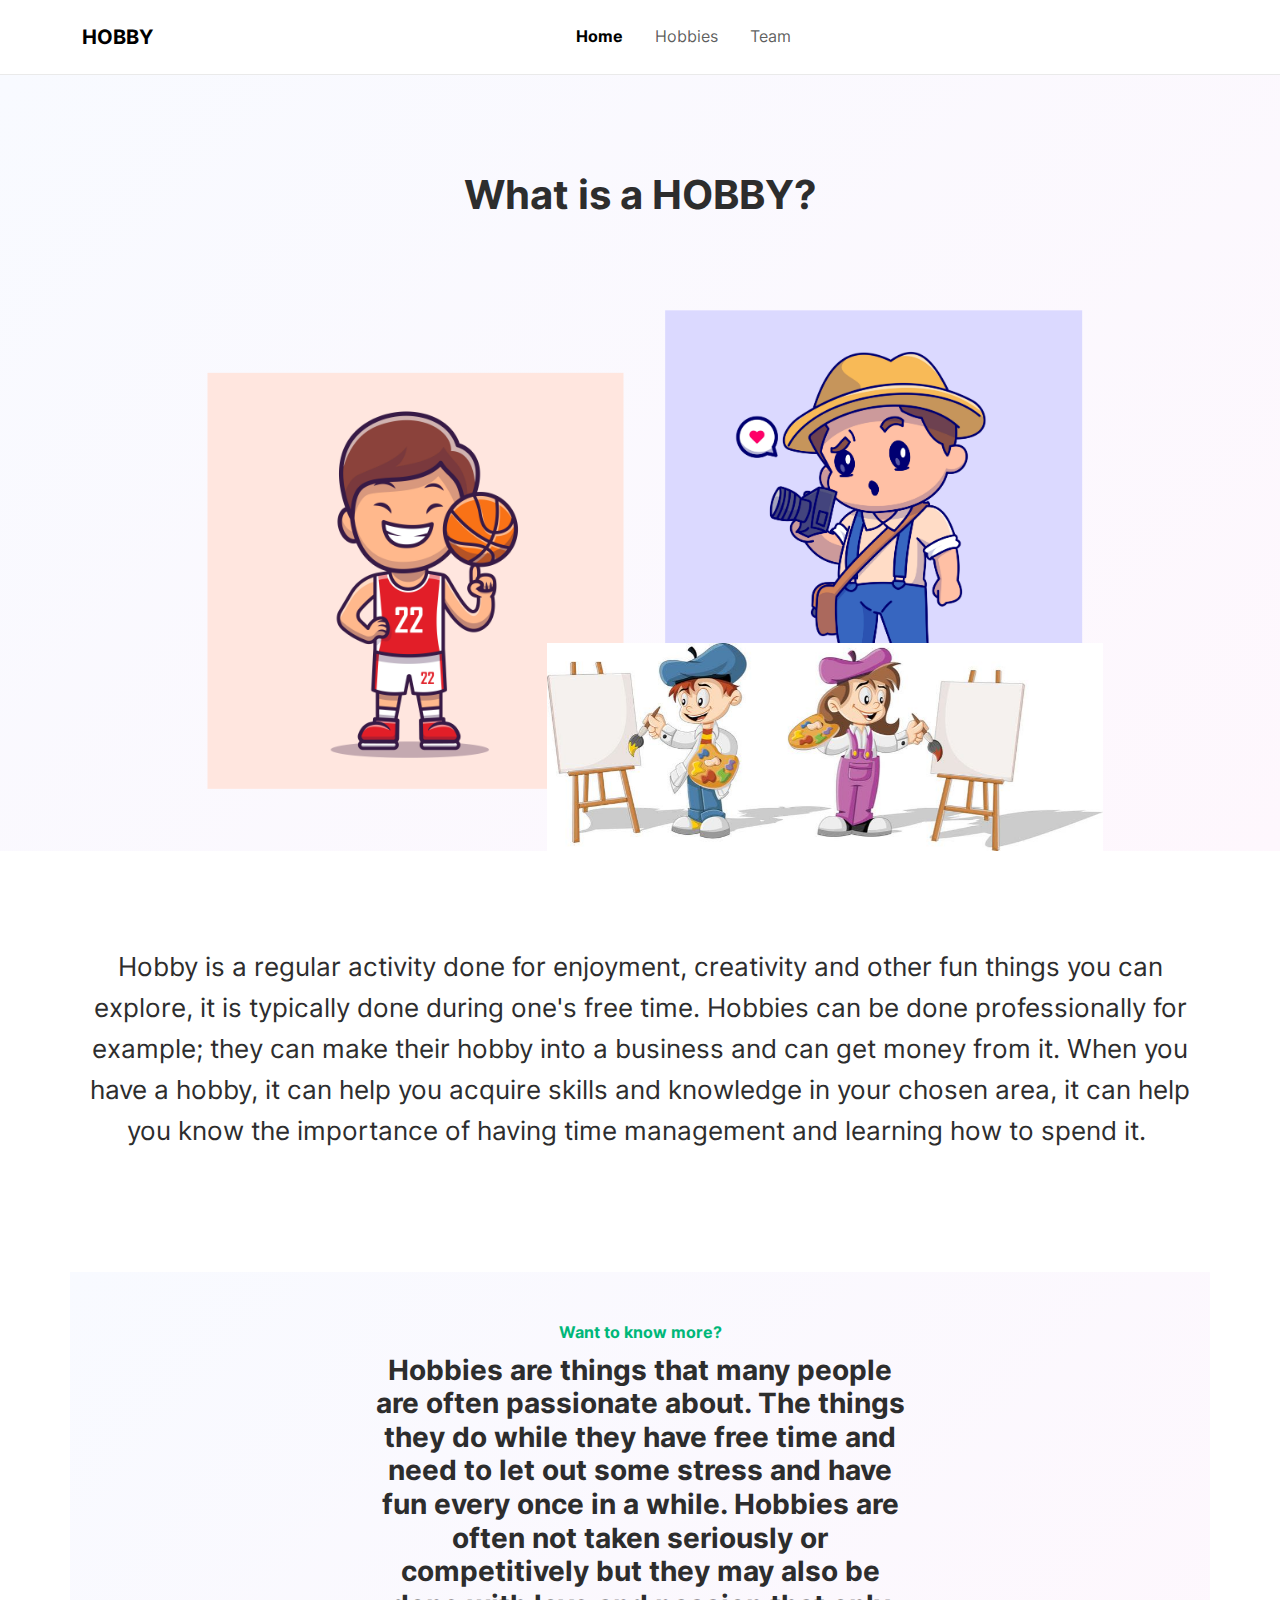
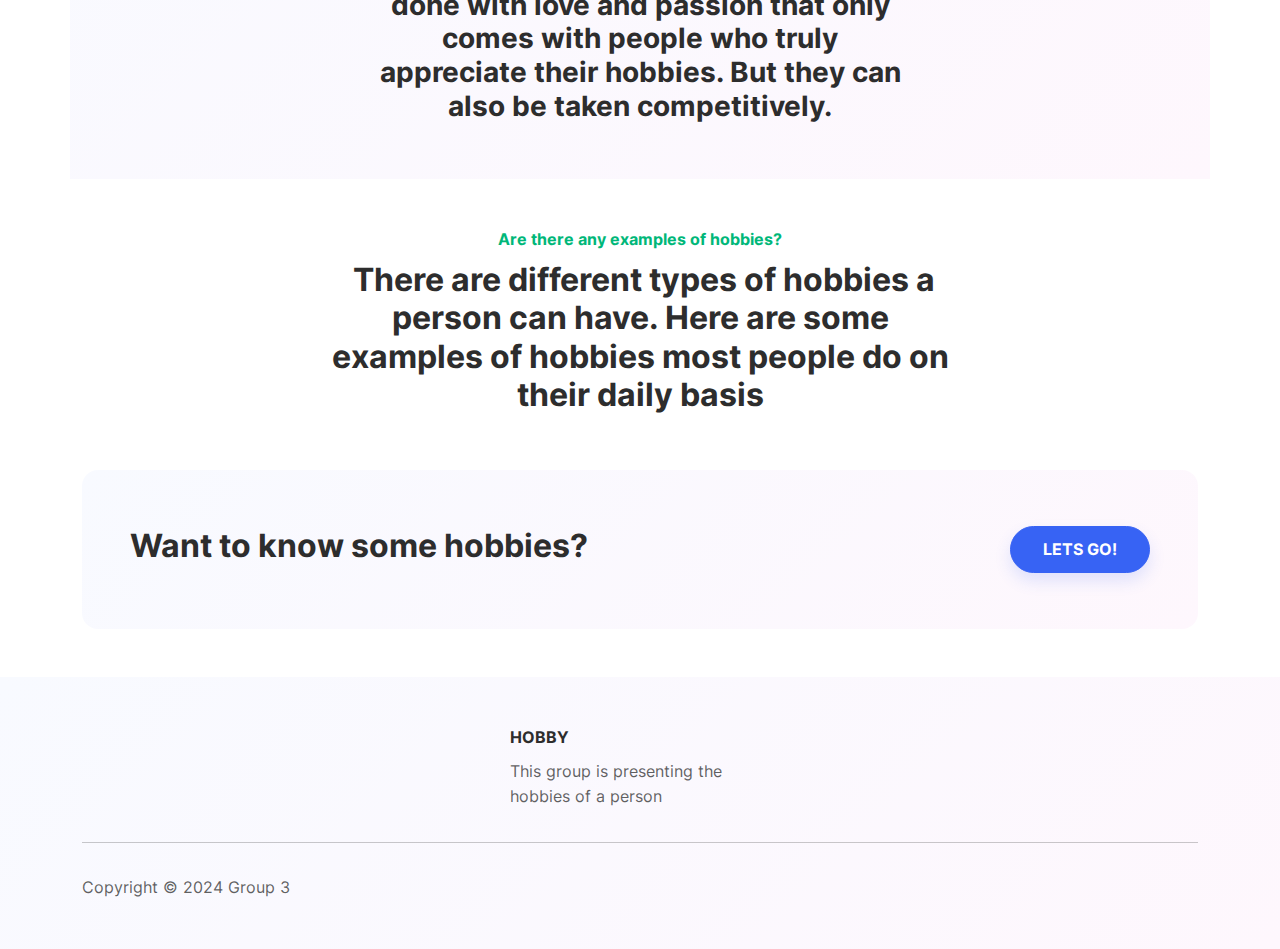
<file: index.html>
<!DOCTYPE html>
<html data-bs-theme="light" lang="en">

<head>
    <meta charset="utf-8">
    <meta name="viewport" content="width=device-width, initial-scale=1.0, shrink-to-fit=no">
    <title>Home - Royce</title>
    <meta name="description" content="This is a website presentation about the hobbies of a person">
    <link rel="stylesheet" href="/assets/bootstrap/css/bootstrap.min.css">
    <link rel="stylesheet" href="/assets/css/Inter.css">
</head>

<body>
    <!-- Start: Navbar Centered Links -->
    <nav class="navbar navbar-expand-md sticky-top navbar-shrink py-3 navbar-light" id="mainNav">
        <div class="container"><a class="navbar-brand d-flex align-items-center" href="/"><span>HOBBY</span></a><button data-bs-toggle="collapse" class="navbar-toggler" data-bs-target="#navcol-1"><span class="visually-hidden">Toggle navigation</span><span class="navbar-toggler-icon"></span></button>
            <div class="collapse navbar-collapse" id="navcol-1">
                <ul class="navbar-nav mx-auto">
                    <li class="nav-item"><a class="nav-link active" href="/index.html">Home</a></li>
                    <li class="nav-item"><a class="nav-link" href="/hobbies.html">Hobbies</a></li>
                    <li class="nav-item"><a class="nav-link" href="/team.html">Team</a></li>
                </ul>
            </div>
        </div>
    </nav><!-- End: Navbar Centered Links -->
    <header class="bg-primary-gradient">
        <!-- Start: Hero Clean Reverse -->
        <div class="container pt-4 pt-xl-5">
            <div class="row pt-5">
                <div class="col-md-8 col-xl-6 text-center text-md-start mx-auto">
                    <div class="text-center">
                        <h1 class="fw-bold">What is a HOBBY?</h1>
                    </div>
                </div>
                <div class="col-12 col-lg-10 mx-auto">
                    <div class="position-relative" style="display: flex;flex-wrap: wrap;justify-content: flex-end;">
                        <div style="position: relative;flex: 0 0 45%;transform: translate3d(-15%, 35%, 0);"><img class="img-fluid" data-bss-parallax="" data-bss-parallax-speed="0.8" src="/assets/img/Hobbies%20landing%20page/basketball.jpg"></div>
                        <div style="position: relative;flex: 0 0 45%;transform: translate3d(-5%, 20%, 0);"><img class="img-fluid" data-bss-parallax="" data-bss-parallax-speed="0.4" src="/assets/img/Hobbies%20landing%20page/photography.jpg"></div>
                        <div style="position: relative;flex: 0 0 60%;transform: translate3d(0, 0%, 0);"><img class="img-fluid" data-bss-parallax="" data-bss-parallax-speed="0.25" src="/assets/img/Hobbies%20landing%20page/paitings.jpg"></div>
                    </div>
                </div>
            </div>
        </div><!-- End: Hero Clean Reverse -->
    </header>
    <section class="py-5">
        <div class="container text-center py-5">
            <p class="mb-4" style="font-size: 1.6rem;">Hobby is a regular activity done for enjoyment, creativity and other fun things you can explore, it is typically done during one's free time. Hobbies can be done professionally for example; they can make their hobby into a&nbsp;business and can get money from it. When you have a hobby, it can help you acquire skills and knowledge in your chosen area, it can help you know the importance of having time management and learning how to spend it.&nbsp;</p>
        </div>
    </section>
    <section>
        <!-- Start: Features Cards -->
        <div class="container bg-primary-gradient py-5">
            <div class="row">
                <div class="col-md-8 col-xl-6 text-center mx-auto">
                    <p class="fw-bold text-success mb-2">Want to know more?</p>
                    <h3 class="fw-bold">Hobbies are things that many people are often passionate about. The things they do while they have free time and need to let out some stress and have fun every once in a while. Hobbies are often not taken seriously or competitively but they may also be done with love and passion that only comes with people who truly appreciate their hobbies. But they can also be taken competitively.</h3>
                </div>
            </div>
        </div><!-- End: Features Cards -->
    </section><!-- Start: Newsletter Subscription Color -->
    <section class="py-5">
        <div class="row mb-5">
            <div class="col-md-8 col-xl-6 text-center mx-auto">
                <p class="fw-bold text-success mb-2">Are there any examples of hobbies?</p>
                <h2 class="fw-bold">&nbsp;There are different types of hobbies a person can have. Here are some examples of hobbies most people do on their daily basis</h2>
            </div>
        </div>
        <div class="container">
            <div class="border rounded border-0 border-white d-flex flex-column justify-content-between align-items-center flex-lg-row bg-primary-gradient p-4 p-lg-5">
                <div class="text-center text-lg-start py-3 py-lg-1">
                    <h2 class="fw-bold mb-2">Want to know some hobbies?</h2>
                </div>
                <form class="d-flex justify-content-center flex-wrap flex-lg-nowrap" method="post" data-bs-theme="light">
                    <div class="my-2"></div>
                    <div class="my-2"><a class="btn btn-primary shadow ms-2" role="button" href="/hobbies.html">LETS GO!</a></div>
                </form>
            </div>
        </div>
    </section><!-- End: Newsletter Subscription Color -->
    <!-- Start: Footer Multi Column -->
    <footer class="bg-primary-gradient">
        <div class="container py-4 py-lg-5">
            <div class="row justify-content-center">
                <!-- Start: Social Icons -->
                <div class="col-lg-3 text-center text-lg-start d-flex flex-column align-items-center order-first align-items-lg-start order-lg-last">
                    <div class="fw-bold d-flex align-items-center mb-2"><span>HOBBY</span></div>
                    <p class="text-muted">This group is presenting the hobbies of a person</p>
                </div><!-- End: Social Icons -->
            </div>
            <hr>
            <div class="text-muted d-flex justify-content-between align-items-center pt-3">
                <p class="mb-0">Copyright © 2024 Group 3</p>
            </div>
        </div>
    </footer><!-- End: Footer Multi Column -->
    <script src="/assets/bootstrap/js/bootstrap.min.js"></script>
    <script src="/assets/js/bold-and-bright.js"></script>
</body>

</html>
</file>
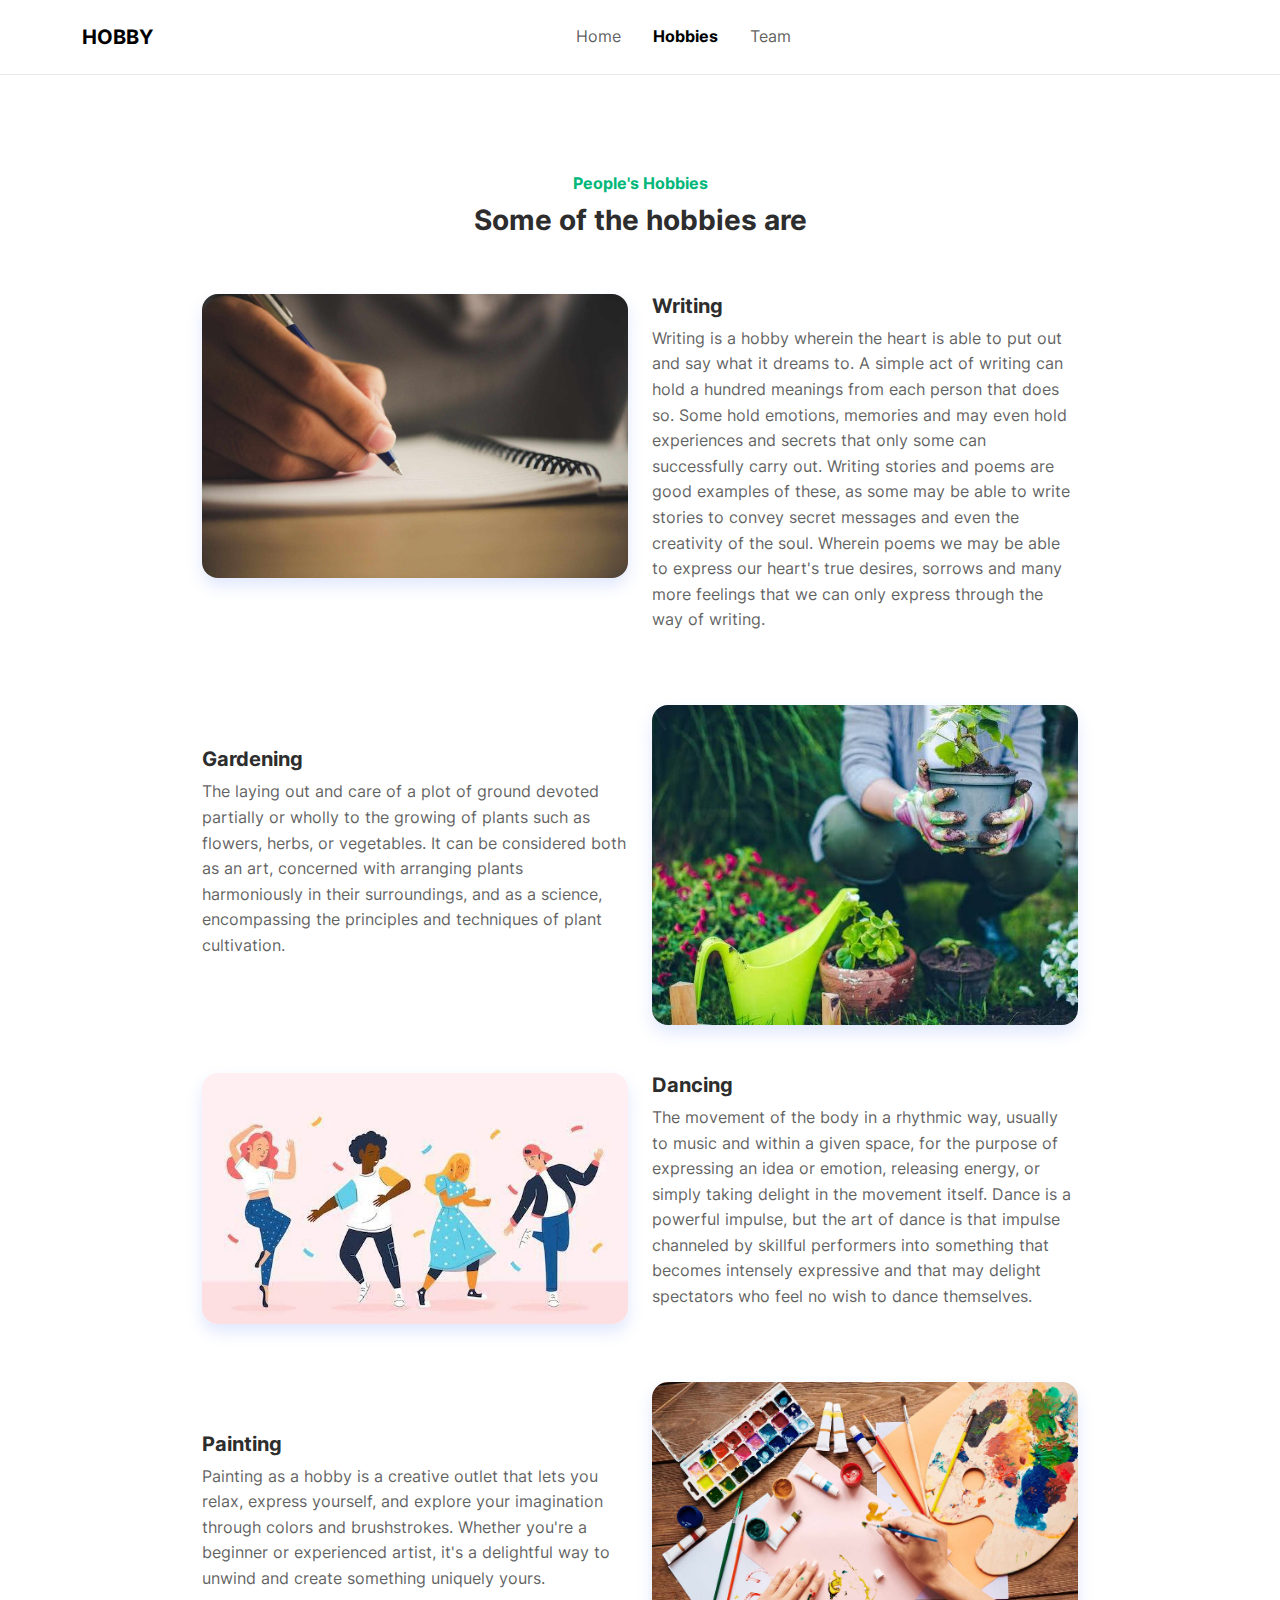
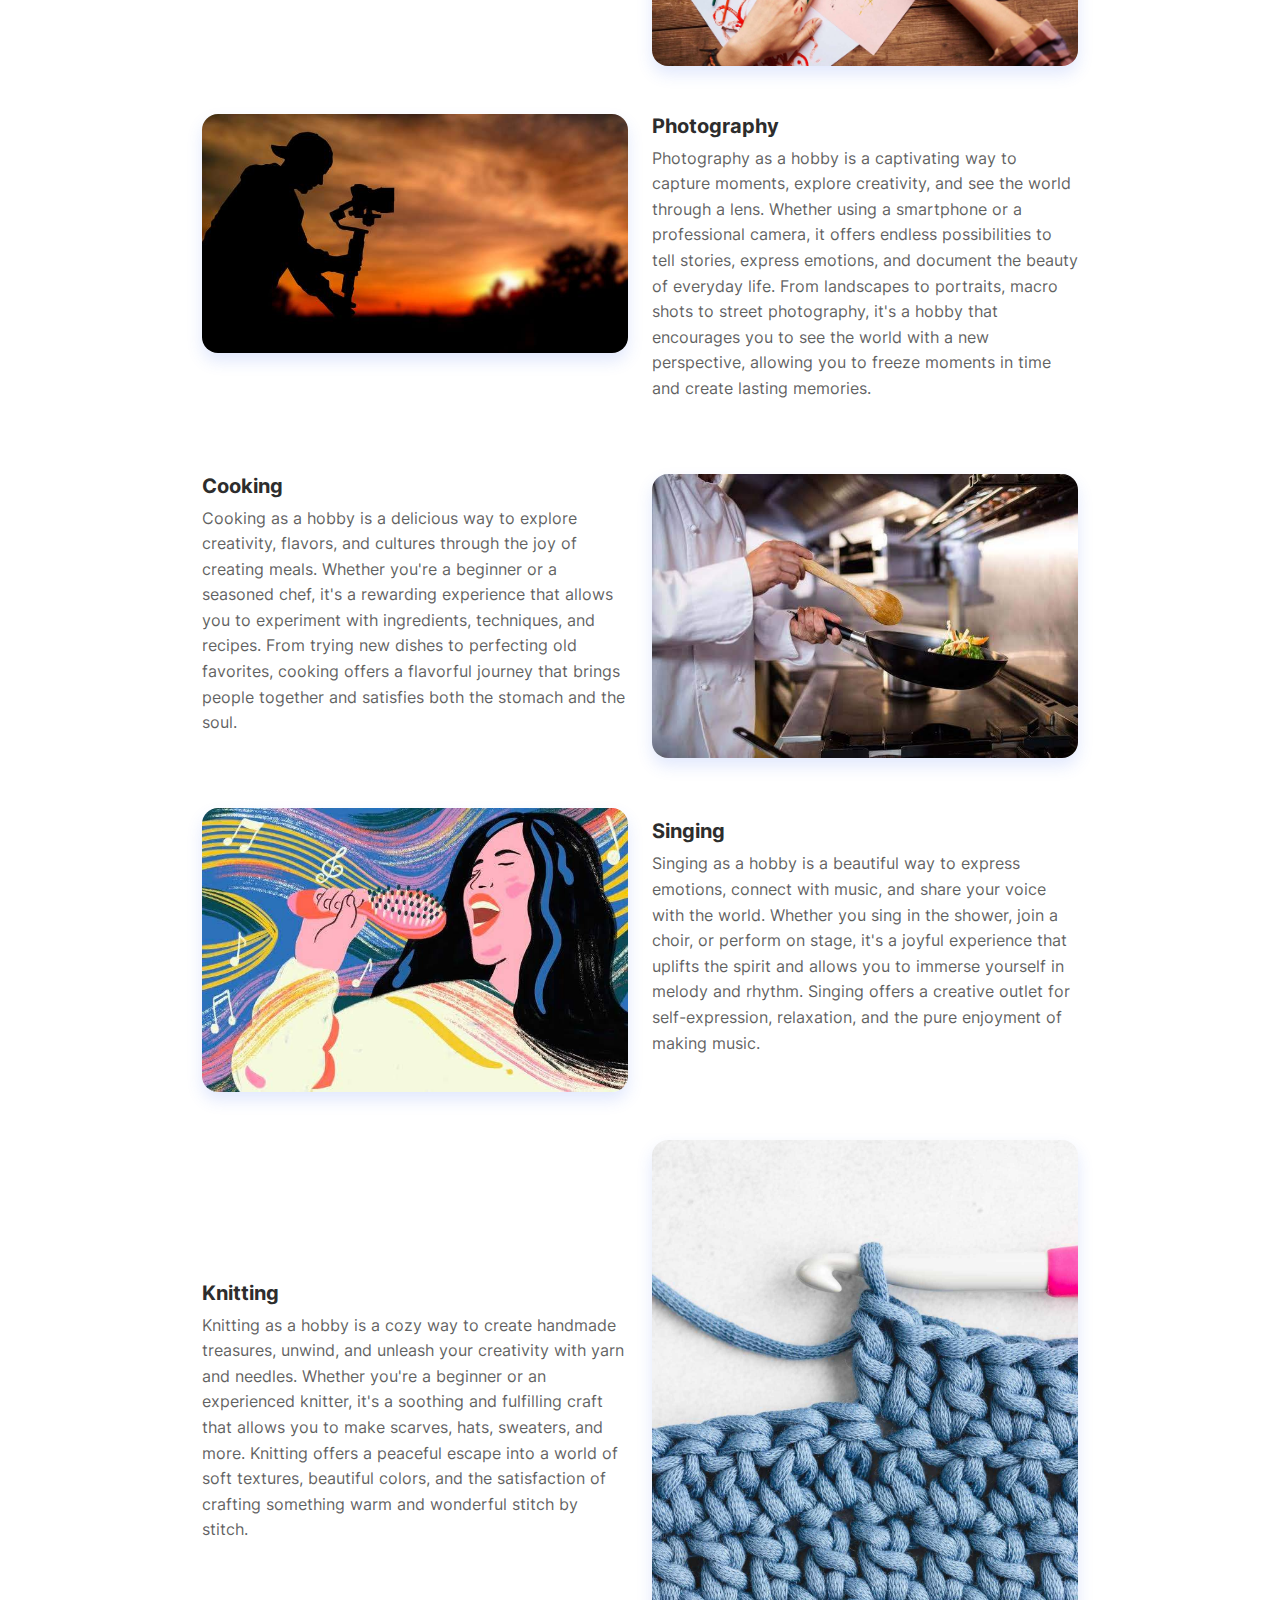
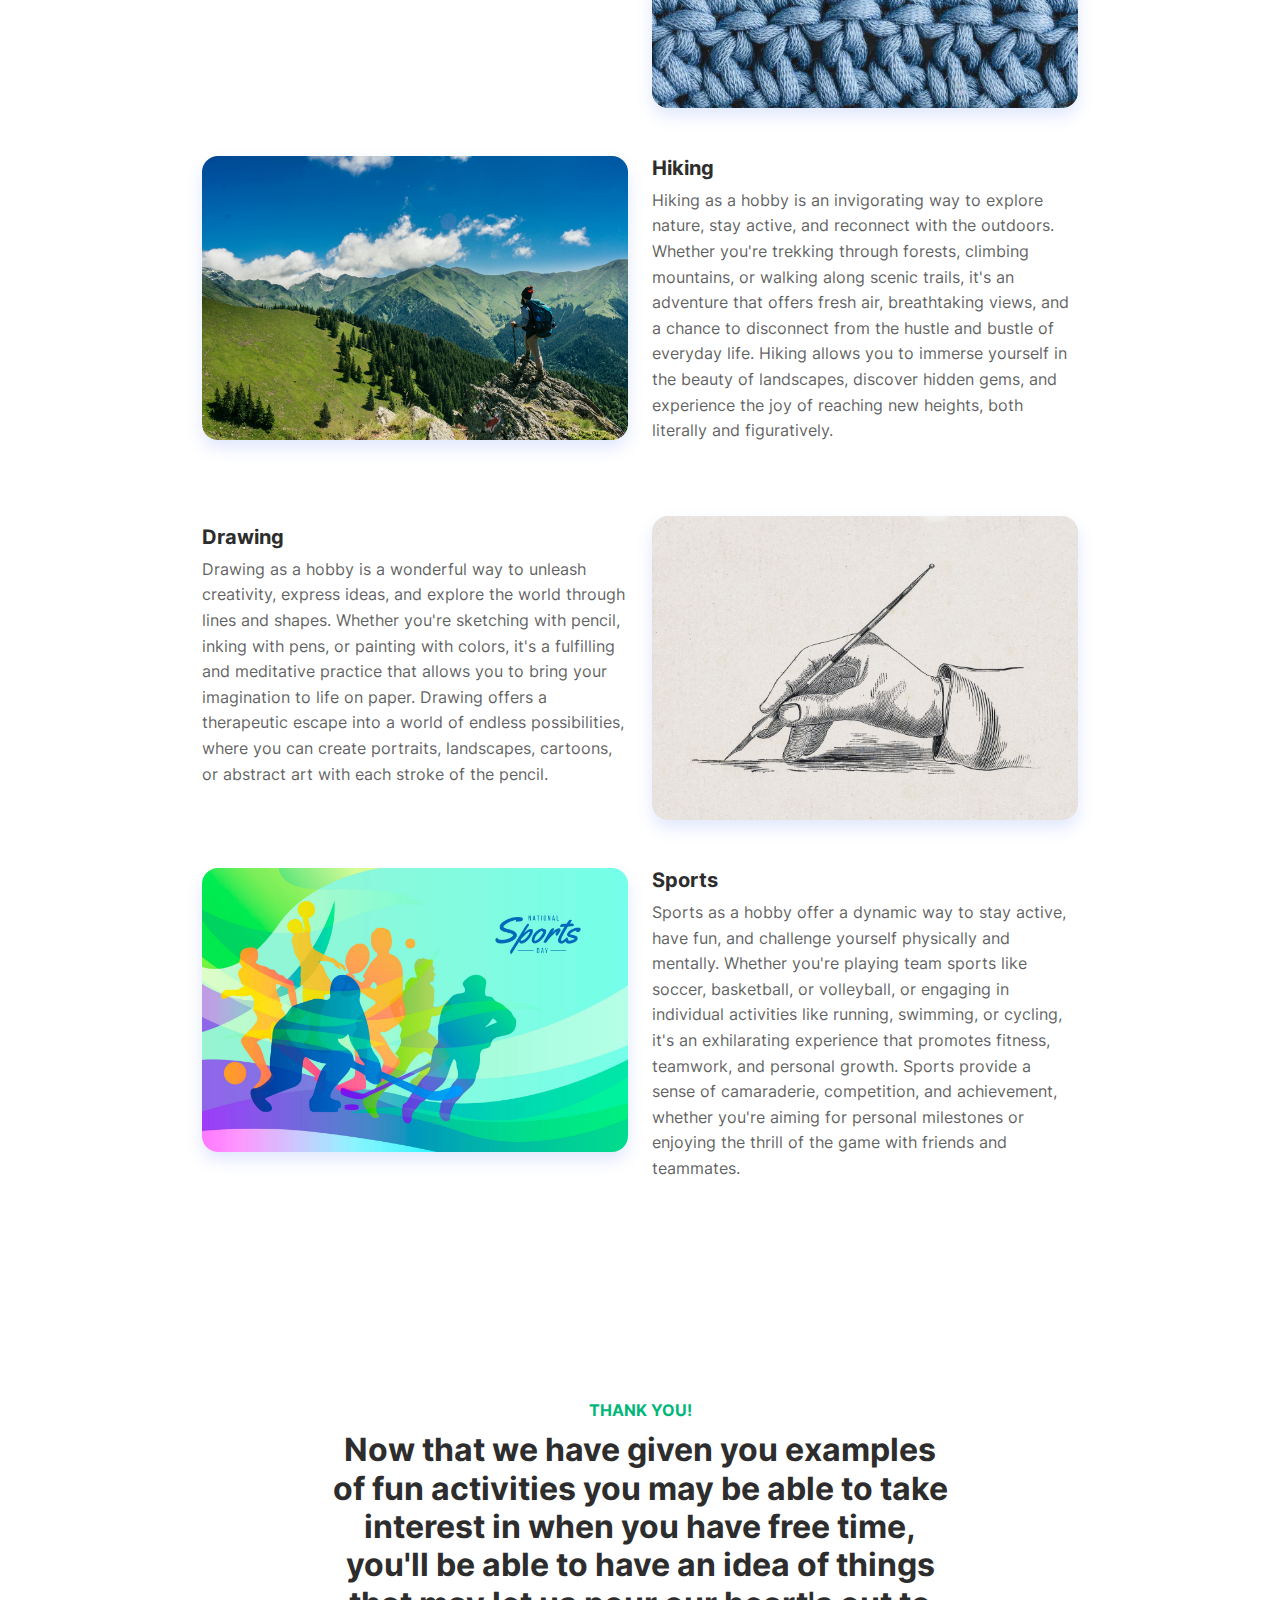
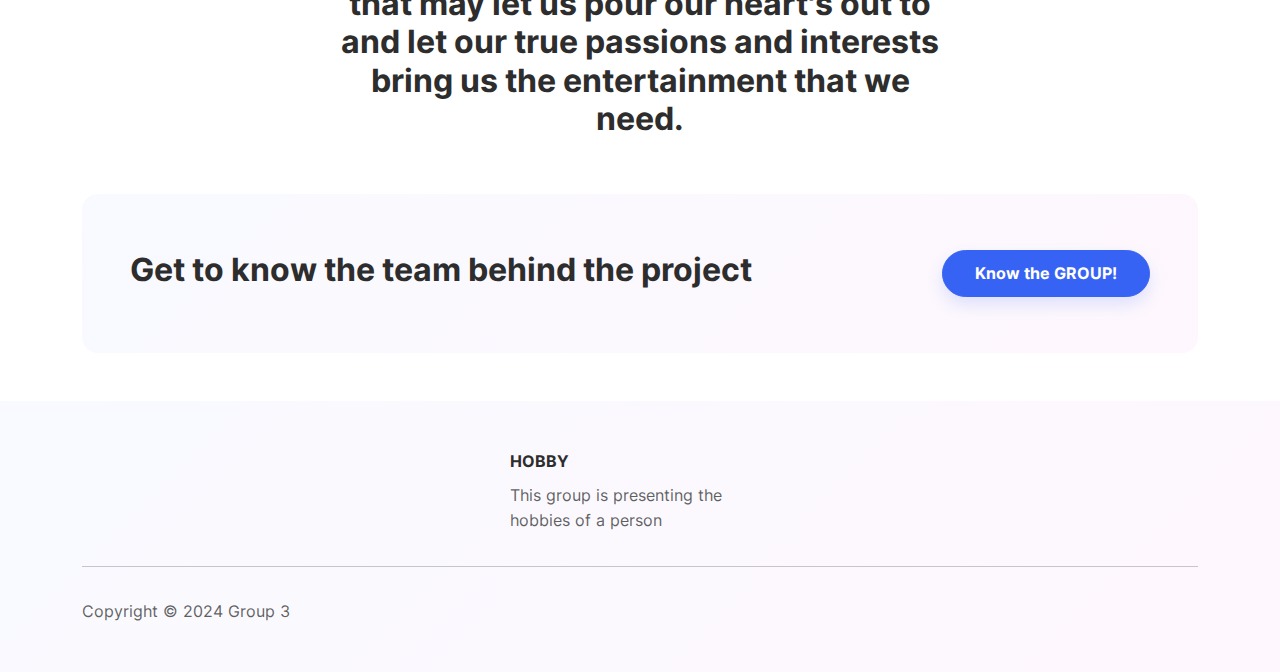
<file: hobbies.html>
<!DOCTYPE html>
<html data-bs-theme="light" lang="en">

<head>
    <meta charset="utf-8">
    <meta name="viewport" content="width=device-width, initial-scale=1.0, shrink-to-fit=no">
    <title>Services - Royce</title>
    <meta name="description" content="This is a website presentation about the hobbies of a person">
    <link rel="stylesheet" href="/assets/bootstrap/css/bootstrap.min.css">
    <link rel="stylesheet" href="/assets/css/Inter.css">
</head>

<body>
    <!-- Start: Navbar Centered Links -->
    <nav class="navbar navbar-expand-md sticky-top navbar-shrink py-3 navbar-light" id="mainNav">
        <div class="container"><a class="navbar-brand d-flex align-items-center" href="/"><span>HOBBY</span></a><button data-bs-toggle="collapse" class="navbar-toggler" data-bs-target="#navcol-1"><span class="visually-hidden">Toggle navigation</span><span class="navbar-toggler-icon"></span></button>
            <div class="collapse navbar-collapse" id="navcol-1">
                <ul class="navbar-nav mx-auto">
                    <li class="nav-item"><a class="nav-link" href="/index.html">Home</a></li>
                    <li class="nav-item"><a class="nav-link active" href="/hobbies.html">Hobbies</a></li>
                    <li class="nav-item"><a class="nav-link" href="/team.html">Team</a></li>
                </ul>
            </div>
        </div>
    </nav><!-- End: Navbar Centered Links -->
    <section class="py-5">
        <!-- Start: Features Cards -->
        <div class="container py-5">
            <div class="row mb-4 mb-lg-5">
                <div class="col-md-8 col-xl-6 text-center mx-auto">
                    <p class="fw-bold text-success mb-2">People's Hobbies</p>
                    <h3 class="fw-bold">Some of the hobbies are</h3>
                </div>
            </div>
            <div class="row row-cols-1 row-cols-md-2 mx-auto" style="max-width: 900px;">
                <div class="col mb-5"><img class="rounded img-fluid shadow" src="/assets/img/Hobbies/scribbling.jpg"></div>
                <div class="col d-md-flex align-items-md-end align-items-lg-center mb-5">
                    <div>
                        <h5 class="fw-bold">Writing</h5>
                        <p class="text-muted mb-4">Writing is a hobby wherein the heart is able to put out and say what it dreams to. A simple act of writing can hold a hundred meanings from each person that does so. Some hold emotions, memories and may even hold experiences and secrets that only some can successfully carry out. Writing stories and poems are good examples of these, as some may be able to write stories to convey secret messages and even the creativity of the soul. Wherein poems we may be able to express our heart's true desires, sorrows and many more feelings that we can only express through the way of writing.</p>
                    </div>
                </div>
            </div>
            <div class="row row-cols-1 row-cols-md-2 mx-auto" style="max-width: 900px;">
                <div class="col order-md-last mb-5"><img class="rounded img-fluid shadow" src="/assets/img/Hobbies/gardenig.jpg"></div>
                <div class="col d-md-flex align-items-md-end align-items-lg-center mb-5">
                    <div>
                        <h5 class="fw-bold">Gardening</h5>
                        <p class="text-muted mb-4">The laying out and care of a plot of ground devoted partially or wholly to the growing of plants such as flowers, herbs, or vegetables. It can be considered both as an art, concerned with arranging plants harmoniously in their surroundings, and as a science, encompassing the principles and techniques of plant cultivation. </p>
                    </div>
                </div>
            </div>
            <div class="row row-cols-1 row-cols-md-2 mx-auto" style="max-width: 900px;">
                <div class="col mb-5"><img class="rounded img-fluid shadow" src="/assets/img/Hobbies/dancing.jpg"></div>
                <div class="col d-md-flex align-items-md-end align-items-lg-center mb-5">
                    <div>
                        <h5 class="fw-bold">Dancing</h5>
                        <p class="text-muted mb-4">The movement of the body in a rhythmic way, usually to music and within a given space, for the purpose of expressing an idea or emotion, releasing energy, or simply taking delight in the movement itself. Dance is a powerful impulse, but the art of dance is that impulse channeled by skillful performers into something that becomes intensely expressive and that may delight spectators who feel no wish to dance themselves. </p>
                    </div>
                </div>
            </div>
            <div class="row row-cols-1 row-cols-md-2 mx-auto" style="max-width: 900px;">
                <div class="col order-md-last mb-5"><img class="rounded img-fluid shadow" src="/assets/img/Hobbies/painting.jpg"></div>
                <div class="col d-md-flex align-items-md-end align-items-lg-center mb-5">
                    <div>
                        <h5 class="fw-bold">Painting</h5>
                        <p class="text-muted mb-4">Painting as a hobby is a creative outlet that lets you relax, express yourself, and explore your imagination through colors and brushstrokes. Whether you're a beginner or experienced artist, it's a delightful way to unwind and create something uniquely yours.</p>
                    </div>
                </div>
            </div>
            <div class="row row-cols-1 row-cols-md-2 mx-auto" style="max-width: 900px;">
                <div class="col mb-5"><img class="rounded img-fluid shadow" src="/assets/img/Hobbies/videography.jpg"></div>
                <div class="col d-md-flex align-items-md-end align-items-lg-center mb-5">
                    <div>
                        <h5 class="fw-bold">Photography</h5>
                        <p class="text-muted mb-4">Photography as a hobby is a captivating way to capture moments, explore creativity, and see the world through a lens. Whether using a smartphone or a professional camera, it offers endless possibilities to tell stories, express emotions, and document the beauty of everyday life. From landscapes to portraits, macro shots to street photography, it's a hobby that encourages you to see the world with a new perspective, allowing you to freeze moments in time and create lasting memories.</p>
                    </div>
                </div>
            </div>
            <div class="row row-cols-1 row-cols-md-2 mx-auto" style="max-width: 900px;">
                <div class="col order-md-last mb-5"><img class="rounded img-fluid shadow" src="/assets/img/Hobbies/cooking.jpg"></div>
                <div class="col d-md-flex align-items-md-end align-items-lg-center mb-5">
                    <div>
                        <h5 class="fw-bold">Cooking</h5>
                        <p class="text-muted mb-4">Cooking as a hobby is a delicious way to explore creativity, flavors, and cultures through the joy of creating meals. Whether you're a beginner or a seasoned chef, it's a rewarding experience that allows you to experiment with ingredients, techniques, and recipes. From trying new dishes to perfecting old favorites, cooking offers a flavorful journey that brings people together and satisfies both the stomach and the soul. </p>
                    </div>
                </div>
            </div>
            <div class="row row-cols-1 row-cols-md-2 mx-auto" style="max-width: 900px;">
                <div class="col mb-5"><img class="rounded img-fluid shadow" src="/assets/img/Hobbies/singing.jpg"></div>
                <div class="col d-md-flex align-items-md-end align-items-lg-center mb-5">
                    <div>
                        <h5 class="fw-bold">Singing</h5>
                        <p class="text-muted mb-4">Singing as a hobby is a beautiful way to express emotions, connect with music, and share your voice with the world. Whether you sing in the shower, join a choir, or perform on stage, it's a joyful experience that uplifts the spirit and allows you to immerse yourself in melody and rhythm. Singing offers a creative outlet for self-expression, relaxation, and the pure enjoyment of making music. </p>
                    </div>
                </div>
            </div>
            <div class="row row-cols-1 row-cols-md-2 mx-auto" style="max-width: 900px;">
                <div class="col order-md-last mb-5"><img class="rounded img-fluid shadow" src="/assets/img/Hobbies/knitting.jpg"></div>
                <div class="col d-md-flex align-items-md-end align-items-lg-center mb-5">
                    <div>
                        <h5 class="fw-bold">Knitting</h5>
                        <p class="text-muted mb-4">Knitting as a hobby is a cozy way to create handmade treasures, unwind, and unleash your creativity with yarn and needles. Whether you're a beginner or an experienced knitter, it's a soothing and fulfilling craft that allows you to make scarves, hats, sweaters, and more. Knitting offers a peaceful escape into a world of soft textures, beautiful colors, and the satisfaction of crafting something warm and wonderful stitch by stitch. </p>
                    </div>
                </div>
            </div>
            <div class="row row-cols-1 row-cols-md-2 mx-auto" style="max-width: 900px;">
                <div class="col mb-5"><img class="rounded img-fluid shadow" src="/assets/img/Hobbies/hiking.jpg"></div>
                <div class="col d-md-flex align-items-md-end align-items-lg-center mb-5">
                    <div>
                        <h5 class="fw-bold">Hiking</h5>
                        <p class="text-muted mb-4">Hiking as a hobby is an invigorating way to explore nature, stay active, and reconnect with the outdoors. Whether you're trekking through forests, climbing mountains, or walking along scenic trails, it's an adventure that offers fresh air, breathtaking views, and a chance to disconnect from the hustle and bustle of everyday life. Hiking allows you to immerse yourself in the beauty of landscapes, discover hidden gems, and experience the joy of reaching new heights, both literally and figuratively.</p>
                    </div>
                </div>
            </div>
            <div class="row row-cols-1 row-cols-md-2 mx-auto" style="max-width: 900px;">
                <div class="col order-md-last mb-5"><img class="rounded img-fluid shadow" src="/assets/img/Hobbies/drawing.jpg"></div>
                <div class="col d-md-flex align-items-md-end align-items-lg-center mb-5">
                    <div>
                        <h5 class="fw-bold">Drawing</h5>
                        <p class="text-muted mb-4">Drawing as a hobby is a wonderful way to unleash creativity, express ideas, and explore the world through lines and shapes. Whether you're sketching with pencil, inking with pens, or painting with colors, it's a fulfilling and meditative practice that allows you to bring your imagination to life on paper. Drawing offers a therapeutic escape into a world of endless possibilities, where you can create portraits, landscapes, cartoons, or abstract art with each stroke of the pencil.</p>
                    </div>
                </div>
            </div>
            <div class="row row-cols-1 row-cols-md-2 mx-auto" style="max-width: 900px;">
                <div class="col mb-5"><img class="rounded img-fluid shadow" src="/assets/img/Hobbies/sports.jpg"></div>
                <div class="col d-md-flex align-items-md-end align-items-lg-center mb-5">
                    <div>
                        <h5 class="fw-bold">Sports</h5>
                        <p class="text-muted mb-4">Sports as a hobby offer a dynamic way to stay active, have fun, and challenge yourself physically and mentally. Whether you're playing team sports like soccer, basketball, or volleyball, or engaging in individual activities like running, swimming, or cycling, it's an exhilarating experience that promotes fitness, teamwork, and personal growth. Sports provide a sense of camaraderie, competition, and achievement, whether you're aiming for personal milestones or enjoying the thrill of the game with friends and teammates. </p>
                    </div>
                </div>
            </div>
        </div><!-- End: Features Cards -->
    </section><!-- Start: Newsletter Subscription Color -->
    <section class="py-5">
        <div class="row mb-5">
            <div class="col-md-8 col-xl-6 text-center mx-auto">
                <p class="fw-bold text-success mb-2">THANK YOU!</p>
                <h2 class="fw-bold">Now that we have given you examples of fun activities you may be able to take interest in when you have free time, you'll be able to have an idea of things that may let us pour our heart's out to and let our true passions and interests bring us the entertainment that we need. </h2>
            </div>
        </div>
        <div class="container">
            <div class="border rounded border-0 border-white d-flex flex-column justify-content-between align-items-center flex-lg-row bg-primary-gradient p-4 p-lg-5">
                <div class="text-center text-lg-start py-3 py-lg-1">
                    <h2 class="fw-bold mb-2">Get to know the team behind the project</h2>
                </div>
                <form class="d-flex justify-content-center flex-wrap flex-lg-nowrap" method="post" data-bs-theme="light">
                    <div class="my-2"></div>
                    <div class="my-2"><a class="btn btn-primary shadow ms-2" role="button" href="/team.html">Know the GROUP!</a></div>
                </form>
            </div>
        </div>
    </section><!-- End: Newsletter Subscription Color -->
    <!-- Start: Footer Multi Column -->
    <footer class="bg-primary-gradient">
        <div class="container py-4 py-lg-5">
            <div class="row justify-content-center">
                <!-- Start: Social Icons -->
                <div class="col-lg-3 text-center text-lg-start d-flex flex-column align-items-center order-first align-items-lg-start order-lg-last">
                    <div class="fw-bold d-flex align-items-center mb-2"><span>HOBBY</span></div>
                    <p class="text-muted">This group is presenting the hobbies of a person</p>
                </div><!-- End: Social Icons -->
            </div>
            <hr>
            <div class="text-muted d-flex justify-content-between align-items-center pt-3">
                <p class="mb-0">Copyright © 2024 Group 3</p>
            </div>
        </div>
    </footer><!-- End: Footer Multi Column -->
    <script src="/assets/bootstrap/js/bootstrap.min.js"></script>
    <script src="/assets/js/bold-and-bright.js"></script>
</body>

</html>
</file>
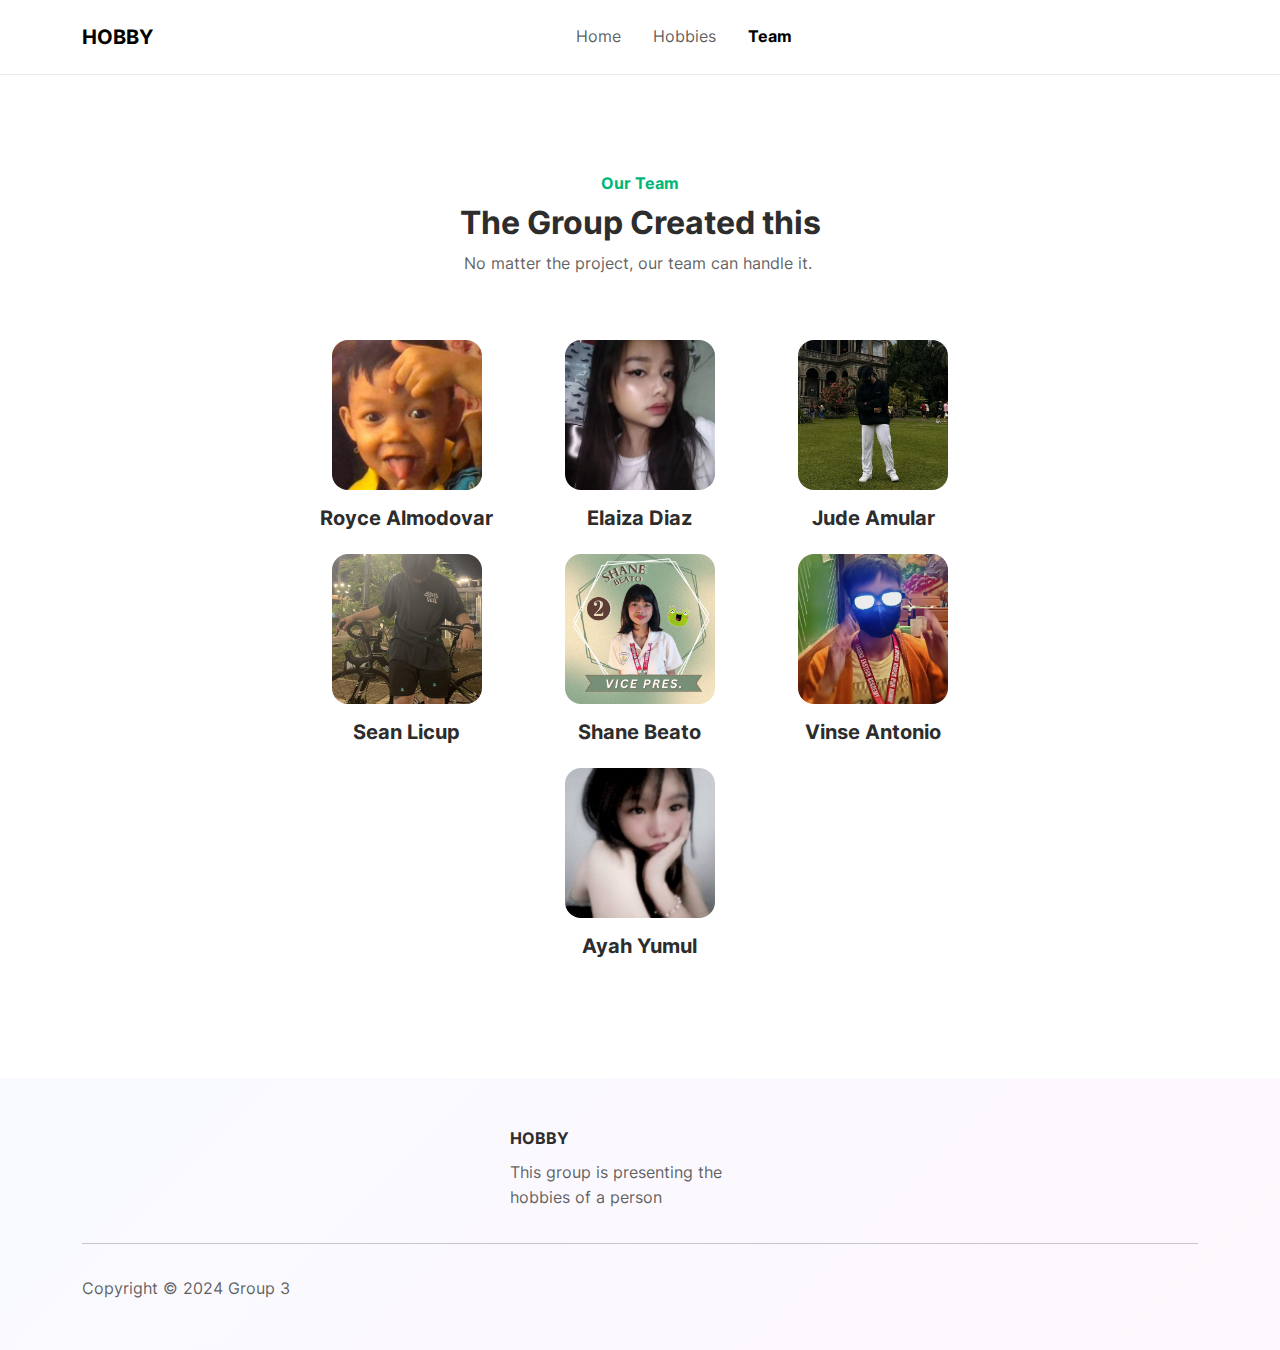
<file: team.html>
<!DOCTYPE html>
<html data-bs-theme="light" lang="en">

<head>
    <meta charset="utf-8">
    <meta name="viewport" content="width=device-width, initial-scale=1.0, shrink-to-fit=no">
    <title>Team - Royce</title>
    <meta name="description" content="This is a website presentation about the hobbies of a person">
    <link rel="stylesheet" href="/assets/bootstrap/css/bootstrap.min.css">
    <link rel="stylesheet" href="/assets/css/Inter.css">
</head>

<body>
    <!-- Start: Navbar Centered Links -->
    <nav class="navbar navbar-expand-md sticky-top navbar-shrink py-3 navbar-light" id="mainNav">
        <div class="container"><a class="navbar-brand d-flex align-items-center" href="/"><span>HOBBY</span></a><button data-bs-toggle="collapse" class="navbar-toggler" data-bs-target="#navcol-1"><span class="visually-hidden">Toggle navigation</span><span class="navbar-toggler-icon"></span></button>
            <div class="collapse navbar-collapse" id="navcol-1">
                <ul class="navbar-nav mx-auto">
                    <li class="nav-item"><a class="nav-link" href="/index.html">Home</a></li>
                    <li class="nav-item"><a class="nav-link" href="/hobbies.html">Hobbies</a></li>
                    <li class="nav-item"><a class="nav-link active" href="/team.html">Team</a></li>
                </ul>
            </div>
        </div>
    </nav><!-- End: Navbar Centered Links -->
    <section class="py-5">
        <!-- Start: Team -->
        <div class="container py-5">
            <div class="row mb-4 mb-lg-5">
                <div class="col-md-8 col-xl-6 text-center mx-auto">
                    <p class="fw-bold text-success mb-2">Our Team</p>
                    <h2 class="fw-bold">The Group Created this</h2>
                    <p class="text-muted">No matter the project, our team can handle it.&nbsp;</p>
                </div>
            </div>
            <div class="row row-cols-2 row-cols-md-3 mx-auto" style="max-width: 700px;">
                <div class="col mb-4">
                    <div class="text-center"><img class="rounded mb-3 fit-cover" width="150" height="150" src="/assets/img/team%20photo%20real/royce.jpg">
                        <h5 class="fw-bold mb-0">Royce Almodovar</h5>
                    </div>
                </div>
                <div class="col mb-4">
                    <div class="text-center"><img class="rounded mb-3 fit-cover" width="150" height="150" src="/assets/img/team%20photo%20real/diaz.jpg">
                        <h5 class="fw-bold mb-0">Elaiza Diaz</h5>
                    </div>
                </div>
                <div class="col mb-4">
                    <div class="text-center"><img class="rounded mb-3 fit-cover" width="150" height="150" src="/assets/img/team%20photo%20real/jude.jpg">
                        <h5 class="fw-bold mb-0">Jude Amular</h5>
                    </div>
                </div>
                <div class="col mb-4">
                    <div class="text-center"><img class="rounded mb-3 fit-cover" width="150" height="150" src="/assets/img/team%20photo%20real/sean.jpg">
                        <h5 class="fw-bold mb-0">Sean Licup</h5>
                    </div>
                </div>
                <div class="col mb-4">
                    <div class="text-center"><img class="rounded mb-3 fit-cover" width="150" height="150" src="/assets/img/team%20photo%20real/shane.jpg">
                        <h5 class="fw-bold mb-0">Shane Beato</h5>
                    </div>
                </div>
                <div class="col mb-4">
                    <div class="text-center"><img class="rounded mb-3 fit-cover" width="150" height="150" src="/assets/img/team%20photo%20real/vince.jpg">
                        <h5 class="fw-bold mb-0">Vinse Antonio</h5>
                    </div>
                </div>
                <div class="col mb-4">
                    <div class="text-center"></div>
                </div>
                <div class="col mb-4">
                    <div class="text-center"><img class="rounded mb-3 fit-cover" width="150" height="150" src="/assets/img/team%20photo%20real/aya.jpg">
                        <h5 class="fw-bold mb-0">Ayah Yumul</h5>
                    </div>
                </div>
            </div>
        </div><!-- End: Team -->
    </section><!-- Start: Footer Multi Column -->
    <footer class="bg-primary-gradient">
        <div class="container py-4 py-lg-5">
            <div class="row justify-content-center">
                <!-- Start: Social Icons -->
                <div class="col-lg-3 text-center text-lg-start d-flex flex-column align-items-center order-first align-items-lg-start order-lg-last">
                    <div class="fw-bold d-flex align-items-center mb-2"><span>HOBBY</span></div>
                    <p class="text-muted">This group is presenting the hobbies of a person</p>
                </div><!-- End: Social Icons -->
            </div>
            <hr>
            <div class="text-muted d-flex justify-content-between align-items-center pt-3">
                <p class="mb-0">Copyright © 2024 Group 3</p>
            </div>
        </div>
    </footer><!-- End: Footer Multi Column -->
    <script src="/assets/bootstrap/js/bootstrap.min.js"></script>
    <script src="/assets/js/bold-and-bright.js"></script>
</body>

</html>
</file>
<file: assets/css/Inter.css>
@font-face {
	font-family: 'Inter';
	src: url(/assets/fonts/UcC73FwrK3iLTeHuS_fvQtMwCp50KnMa2JL7SUc.woff2) format('woff2');
	font-weight: 300;
	font-style: normal;
	font-display: swap;
	unicode-range: U+0460-052F, U+1C80-1C88, U+20B4, U+2DE0-2DFF, U+A640-A69F, U+FE2E-FE2F;
}

@font-face {
	font-family: 'Inter';
	src: url(/assets/fonts/UcC73FwrK3iLTeHuS_fvQtMwCp50KnMa0ZL7SUc.woff2) format('woff2');
	font-weight: 300;
	font-style: normal;
	font-display: swap;
	unicode-range: U+0301, U+0400-045F, U+0490-0491, U+04B0-04B1, U+2116;
}

@font-face {
	font-family: 'Inter';
	src: url(/assets/fonts/UcC73FwrK3iLTeHuS_fvQtMwCp50KnMa2ZL7SUc.woff2) format('woff2');
	font-weight: 300;
	font-style: normal;
	font-display: swap;
	unicode-range: U+1F00-1FFF;
}

@font-face {
	font-family: 'Inter';
	src: url(/assets/fonts/UcC73FwrK3iLTeHuS_fvQtMwCp50KnMa1pL7SUc.woff2) format('woff2');
	font-weight: 300;
	font-style: normal;
	font-display: swap;
	unicode-range: U+0370-0377, U+037A-037F, U+0384-038A, U+038C, U+038E-03A1, U+03A3-03FF;
}

@font-face {
	font-family: 'Inter';
	src: url(/assets/fonts/UcC73FwrK3iLTeHuS_fvQtMwCp50KnMa2pL7SUc.woff2) format('woff2');
	font-weight: 300;
	font-style: normal;
	font-display: swap;
	unicode-range: U+0102-0103, U+0110-0111, U+0128-0129, U+0168-0169, U+01A0-01A1, U+01AF-01B0, U+0300-0301, U+0303-0304, U+0308-0309, U+0323, U+0329, U+1EA0-1EF9, U+20AB;
}

@font-face {
	font-family: 'Inter';
	src: url(/assets/fonts/UcC73FwrK3iLTeHuS_fvQtMwCp50KnMa25L7SUc.woff2) format('woff2');
	font-weight: 300;
	font-style: normal;
	font-display: swap;
	unicode-range: U+0100-02AF, U+0304, U+0308, U+0329, U+1E00-1E9F, U+1EF2-1EFF, U+2020, U+20A0-20AB, U+20AD-20C0, U+2113, U+2C60-2C7F, U+A720-A7FF;
}

@font-face {
	font-family: 'Inter';
	src: url(/assets/fonts/UcC73FwrK3iLTeHuS_fvQtMwCp50KnMa1ZL7.woff2) format('woff2');
	font-weight: 300;
	font-style: normal;
	font-display: swap;
	unicode-range: U+0000-00FF, U+0131, U+0152-0153, U+02BB-02BC, U+02C6, U+02DA, U+02DC, U+0304, U+0308, U+0329, U+2000-206F, U+2074, U+20AC, U+2122, U+2191, U+2193, U+2212, U+2215, U+FEFF, U+FFFD;
}

@font-face {
	font-family: 'Inter';
	src: url(/assets/fonts/UcC73FwrK3iLTeHuS_fvQtMwCp50KnMa2JL7SUc.woff2) format('woff2');
	font-weight: 400;
	font-style: normal;
	font-display: swap;
	unicode-range: U+0460-052F, U+1C80-1C88, U+20B4, U+2DE0-2DFF, U+A640-A69F, U+FE2E-FE2F;
}

@font-face {
	font-family: 'Inter';
	src: url(/assets/fonts/UcC73FwrK3iLTeHuS_fvQtMwCp50KnMa0ZL7SUc.woff2) format('woff2');
	font-weight: 400;
	font-style: normal;
	font-display: swap;
	unicode-range: U+0301, U+0400-045F, U+0490-0491, U+04B0-04B1, U+2116;
}

@font-face {
	font-family: 'Inter';
	src: url(/assets/fonts/UcC73FwrK3iLTeHuS_fvQtMwCp50KnMa2ZL7SUc.woff2) format('woff2');
	font-weight: 400;
	font-style: normal;
	font-display: swap;
	unicode-range: U+1F00-1FFF;
}

@font-face {
	font-family: 'Inter';
	src: url(/assets/fonts/UcC73FwrK3iLTeHuS_fvQtMwCp50KnMa1pL7SUc.woff2) format('woff2');
	font-weight: 400;
	font-style: normal;
	font-display: swap;
	unicode-range: U+0370-0377, U+037A-037F, U+0384-038A, U+038C, U+038E-03A1, U+03A3-03FF;
}

@font-face {
	font-family: 'Inter';
	src: url(/assets/fonts/UcC73FwrK3iLTeHuS_fvQtMwCp50KnMa2pL7SUc.woff2) format('woff2');
	font-weight: 400;
	font-style: normal;
	font-display: swap;
	unicode-range: U+0102-0103, U+0110-0111, U+0128-0129, U+0168-0169, U+01A0-01A1, U+01AF-01B0, U+0300-0301, U+0303-0304, U+0308-0309, U+0323, U+0329, U+1EA0-1EF9, U+20AB;
}

@font-face {
	font-family: 'Inter';
	src: url(/assets/fonts/UcC73FwrK3iLTeHuS_fvQtMwCp50KnMa25L7SUc.woff2) format('woff2');
	font-weight: 400;
	font-style: normal;
	font-display: swap;
	unicode-range: U+0100-02AF, U+0304, U+0308, U+0329, U+1E00-1E9F, U+1EF2-1EFF, U+2020, U+20A0-20AB, U+20AD-20C0, U+2113, U+2C60-2C7F, U+A720-A7FF;
}

@font-face {
	font-family: 'Inter';
	src: url(/assets/fonts/UcC73FwrK3iLTeHuS_fvQtMwCp50KnMa1ZL7.woff2) format('woff2');
	font-weight: 400;
	font-style: normal;
	font-display: swap;
	unicode-range: U+0000-00FF, U+0131, U+0152-0153, U+02BB-02BC, U+02C6, U+02DA, U+02DC, U+0304, U+0308, U+0329, U+2000-206F, U+2074, U+20AC, U+2122, U+2191, U+2193, U+2212, U+2215, U+FEFF, U+FFFD;
}

@font-face {
	font-family: 'Inter';
	src: url(/assets/fonts/UcC73FwrK3iLTeHuS_fvQtMwCp50KnMa2JL7SUc.woff2) format('woff2');
	font-weight: 600;
	font-style: normal;
	font-display: swap;
	unicode-range: U+0460-052F, U+1C80-1C88, U+20B4, U+2DE0-2DFF, U+A640-A69F, U+FE2E-FE2F;
}

@font-face {
	font-family: 'Inter';
	src: url(/assets/fonts/UcC73FwrK3iLTeHuS_fvQtMwCp50KnMa0ZL7SUc.woff2) format('woff2');
	font-weight: 600;
	font-style: normal;
	font-display: swap;
	unicode-range: U+0301, U+0400-045F, U+0490-0491, U+04B0-04B1, U+2116;
}

@font-face {
	font-family: 'Inter';
	src: url(/assets/fonts/UcC73FwrK3iLTeHuS_fvQtMwCp50KnMa2ZL7SUc.woff2) format('woff2');
	font-weight: 600;
	font-style: normal;
	font-display: swap;
	unicode-range: U+1F00-1FFF;
}

@font-face {
	font-family: 'Inter';
	src: url(/assets/fonts/UcC73FwrK3iLTeHuS_fvQtMwCp50KnMa1pL7SUc.woff2) format('woff2');
	font-weight: 600;
	font-style: normal;
	font-display: swap;
	unicode-range: U+0370-0377, U+037A-037F, U+0384-038A, U+038C, U+038E-03A1, U+03A3-03FF;
}

@font-face {
	font-family: 'Inter';
	src: url(/assets/fonts/UcC73FwrK3iLTeHuS_fvQtMwCp50KnMa2pL7SUc.woff2) format('woff2');
	font-weight: 600;
	font-style: normal;
	font-display: swap;
	unicode-range: U+0102-0103, U+0110-0111, U+0128-0129, U+0168-0169, U+01A0-01A1, U+01AF-01B0, U+0300-0301, U+0303-0304, U+0308-0309, U+0323, U+0329, U+1EA0-1EF9, U+20AB;
}

@font-face {
	font-family: 'Inter';
	src: url(/assets/fonts/UcC73FwrK3iLTeHuS_fvQtMwCp50KnMa25L7SUc.woff2) format('woff2');
	font-weight: 600;
	font-style: normal;
	font-display: swap;
	unicode-range: U+0100-02AF, U+0304, U+0308, U+0329, U+1E00-1E9F, U+1EF2-1EFF, U+2020, U+20A0-20AB, U+20AD-20C0, U+2113, U+2C60-2C7F, U+A720-A7FF;
}

@font-face {
	font-family: 'Inter';
	src: url(/assets/fonts/UcC73FwrK3iLTeHuS_fvQtMwCp50KnMa1ZL7.woff2) format('woff2');
	font-weight: 600;
	font-style: normal;
	font-display: swap;
	unicode-range: U+0000-00FF, U+0131, U+0152-0153, U+02BB-02BC, U+02C6, U+02DA, U+02DC, U+0304, U+0308, U+0329, U+2000-206F, U+2074, U+20AC, U+2122, U+2191, U+2193, U+2212, U+2215, U+FEFF, U+FFFD;
}

@font-face {
	font-family: 'Inter';
	src: url(/assets/fonts/UcC73FwrK3iLTeHuS_fvQtMwCp50KnMa2JL7SUc.woff2) format('woff2');
	font-weight: 700;
	font-style: normal;
	font-display: swap;
	unicode-range: U+0460-052F, U+1C80-1C88, U+20B4, U+2DE0-2DFF, U+A640-A69F, U+FE2E-FE2F;
}

@font-face {
	font-family: 'Inter';
	src: url(/assets/fonts/UcC73FwrK3iLTeHuS_fvQtMwCp50KnMa0ZL7SUc.woff2) format('woff2');
	font-weight: 700;
	font-style: normal;
	font-display: swap;
	unicode-range: U+0301, U+0400-045F, U+0490-0491, U+04B0-04B1, U+2116;
}

@font-face {
	font-family: 'Inter';
	src: url(/assets/fonts/UcC73FwrK3iLTeHuS_fvQtMwCp50KnMa2ZL7SUc.woff2) format('woff2');
	font-weight: 700;
	font-style: normal;
	font-display: swap;
	unicode-range: U+1F00-1FFF;
}

@font-face {
	font-family: 'Inter';
	src: url(/assets/fonts/UcC73FwrK3iLTeHuS_fvQtMwCp50KnMa1pL7SUc.woff2) format('woff2');
	font-weight: 700;
	font-style: normal;
	font-display: swap;
	unicode-range: U+0370-0377, U+037A-037F, U+0384-038A, U+038C, U+038E-03A1, U+03A3-03FF;
}

@font-face {
	font-family: 'Inter';
	src: url(/assets/fonts/UcC73FwrK3iLTeHuS_fvQtMwCp50KnMa2pL7SUc.woff2) format('woff2');
	font-weight: 700;
	font-style: normal;
	font-display: swap;
	unicode-range: U+0102-0103, U+0110-0111, U+0128-0129, U+0168-0169, U+01A0-01A1, U+01AF-01B0, U+0300-0301, U+0303-0304, U+0308-0309, U+0323, U+0329, U+1EA0-1EF9, U+20AB;
}

@font-face {
	font-family: 'Inter';
	src: url(/assets/fonts/UcC73FwrK3iLTeHuS_fvQtMwCp50KnMa25L7SUc.woff2) format('woff2');
	font-weight: 700;
	font-style: normal;
	font-display: swap;
	unicode-range: U+0100-02AF, U+0304, U+0308, U+0329, U+1E00-1E9F, U+1EF2-1EFF, U+2020, U+20A0-20AB, U+20AD-20C0, U+2113, U+2C60-2C7F, U+A720-A7FF;
}

@font-face {
	font-family: 'Inter';
	src: url(/assets/fonts/UcC73FwrK3iLTeHuS_fvQtMwCp50KnMa1ZL7.woff2) format('woff2');
	font-weight: 700;
	font-style: normal;
	font-display: swap;
	unicode-range: U+0000-00FF, U+0131, U+0152-0153, U+02BB-02BC, U+02C6, U+02DA, U+02DC, U+0304, U+0308, U+0329, U+2000-206F, U+2074, U+20AC, U+2122, U+2191, U+2193, U+2212, U+2215, U+FEFF, U+FFFD;
}

@font-face {
	font-family: 'Inter';
	src: url(/assets/fonts/UcC73FwrK3iLTeHuS_fvQtMwCp50KnMa2JL7SUc.woff2) format('woff2');
	font-weight: 800;
	font-style: normal;
	font-display: swap;
	unicode-range: U+0460-052F, U+1C80-1C88, U+20B4, U+2DE0-2DFF, U+A640-A69F, U+FE2E-FE2F;
}

@font-face {
	font-family: 'Inter';
	src: url(/assets/fonts/UcC73FwrK3iLTeHuS_fvQtMwCp50KnMa0ZL7SUc.woff2) format('woff2');
	font-weight: 800;
	font-style: normal;
	font-display: swap;
	unicode-range: U+0301, U+0400-045F, U+0490-0491, U+04B0-04B1, U+2116;
}

@font-face {
	font-family: 'Inter';
	src: url(/assets/fonts/UcC73FwrK3iLTeHuS_fvQtMwCp50KnMa2ZL7SUc.woff2) format('woff2');
	font-weight: 800;
	font-style: normal;
	font-display: swap;
	unicode-range: U+1F00-1FFF;
}

@font-face {
	font-family: 'Inter';
	src: url(/assets/fonts/UcC73FwrK3iLTeHuS_fvQtMwCp50KnMa1pL7SUc.woff2) format('woff2');
	font-weight: 800;
	font-style: normal;
	font-display: swap;
	unicode-range: U+0370-0377, U+037A-037F, U+0384-038A, U+038C, U+038E-03A1, U+03A3-03FF;
}

@font-face {
	font-family: 'Inter';
	src: url(/assets/fonts/UcC73FwrK3iLTeHuS_fvQtMwCp50KnMa2pL7SUc.woff2) format('woff2');
	font-weight: 800;
	font-style: normal;
	font-display: swap;
	unicode-range: U+0102-0103, U+0110-0111, U+0128-0129, U+0168-0169, U+01A0-01A1, U+01AF-01B0, U+0300-0301, U+0303-0304, U+0308-0309, U+0323, U+0329, U+1EA0-1EF9, U+20AB;
}

@font-face {
	font-family: 'Inter';
	src: url(/assets/fonts/UcC73FwrK3iLTeHuS_fvQtMwCp50KnMa25L7SUc.woff2) format('woff2');
	font-weight: 800;
	font-style: normal;
	font-display: swap;
	unicode-range: U+0100-02AF, U+0304, U+0308, U+0329, U+1E00-1E9F, U+1EF2-1EFF, U+2020, U+20A0-20AB, U+20AD-20C0, U+2113, U+2C60-2C7F, U+A720-A7FF;
}

@font-face {
	font-family: 'Inter';
	src: url(/assets/fonts/UcC73FwrK3iLTeHuS_fvQtMwCp50KnMa1ZL7.woff2) format('woff2');
	font-weight: 800;
	font-style: normal;
	font-display: swap;
	unicode-range: U+0000-00FF, U+0131, U+0152-0153, U+02BB-02BC, U+02C6, U+02DA, U+02DC, U+0304, U+0308, U+0329, U+2000-206F, U+2074, U+20AC, U+2122, U+2191, U+2193, U+2212, U+2215, U+FEFF, U+FFFD;
}
</file>
